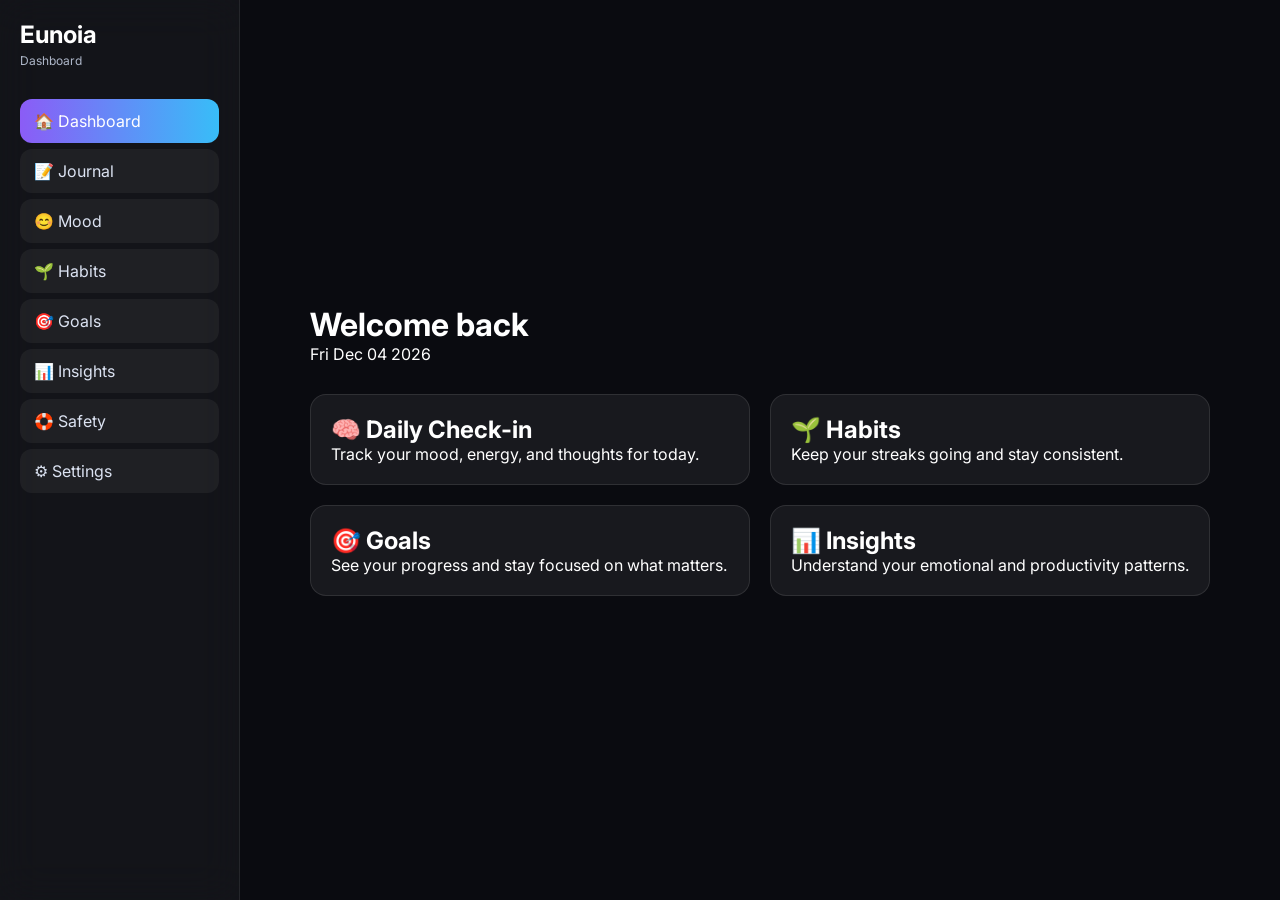
<file: dashboard.html>
<!DOCTYPE html>
<html lang="en">

<head>

    <meta charset="UTF-8">
    <meta name="viewport" content="width=device-width, initial-scale=1.0">

    <title>Eunoia | Dashboard</title>

    <link rel="stylesheet" href="css/style.css">
    <link rel="stylesheet" href="css/dashboard.css">

    <link href="https://fonts.googleapis.com/css2?family=Inter:wght@300;400;500;600;700&display=swap" rel="stylesheet">

</head>

<body class="dashboard-body">

<!-- ==========================
     SIDEBAR
========================== -->

<div class="sidebar">

    <div class="brand">

        <h2>Eunoia</h2>
        <span>Dashboard</span>

    </div>

    <nav class="sidebar-nav">

        <a class="active" href="dashboard.html">🏠 Dashboard</a>
        <a href="journal.html">📝 Journal</a>
        <a href="mood.html">😊 Mood</a>
        <a href="habits.html">🌱 Habits</a>
        <a href="goals.html">🎯 Goals</a>
        <a href="insights.html">📊 Insights</a>
        <a href="safety.html">🛟 Safety</a>
        <a href="settings.html">⚙ Settings</a>

    </nav>

</div>

<!-- ==========================
     MAIN CONTENT
========================== -->

<div class="content">

    <header>

        <h1>Welcome back</h1>

        <p id="currentDate"></p>

    </header>

    <!-- ==========================
         DASHBOARD GRID
    ========================== -->

    <section class="grid">

        <div class="card">

            <h2>🧠 Daily Check-in</h2>

            <p>Track your mood, energy, and thoughts for today.</p>

        </div>

        <div class="card">

            <h2>🌱 Habits</h2>

            <p>Keep your streaks going and stay consistent.</p>

        </div>

        <div class="card">

            <h2>🎯 Goals</h2>

            <p>See your progress and stay focused on what matters.</p>

        </div>

        <div class="card">

            <h2>📊 Insights</h2>

            <p>Understand your emotional and productivity patterns.</p>

        </div>

    </section>

</div>

<!-- ==========================
     DATE SCRIPT
========================== -->

<script>

    document.getElementById("currentDate").textContent =
        new Date().toDateString();

</script>

</body>

</html>
</file>
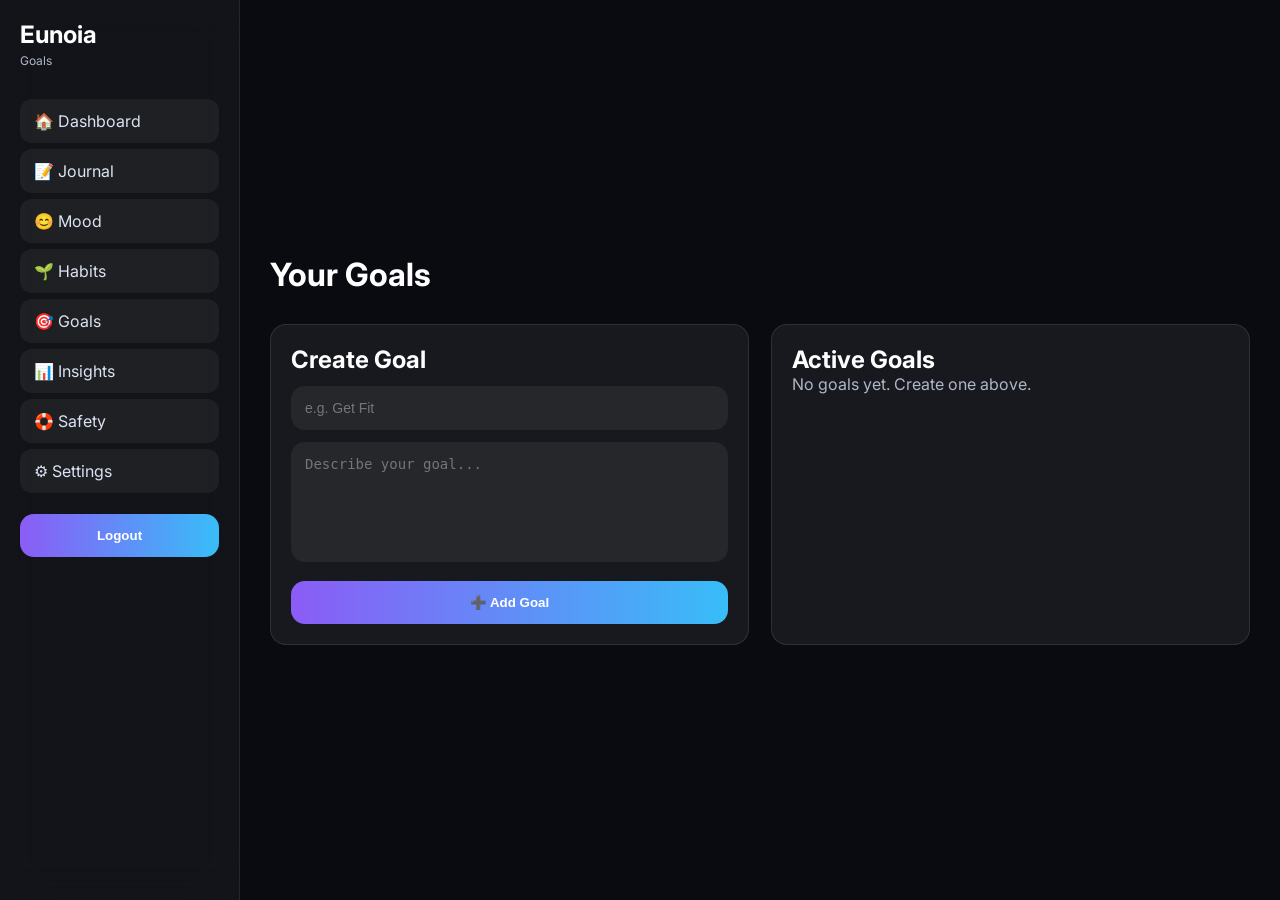
<file: goals.html>
<!DOCTYPE html>
<html lang="en">

<head>

    <meta charset="UTF-8">
    <meta name="viewport" content="width=device-width, initial-scale=1.0">

    <title>Eunoia | Goals</title>

    <link rel="stylesheet" href="css/style.css">
    <link rel="stylesheet" href="css/dashboard.css">
    <link rel="stylesheet" href="css/goals.css">

    <link href="https://fonts.googleapis.com/css2?family=Inter:wght@300;400;500;600;700&display=swap" rel="stylesheet">

</head>

<body class="dashboard-body">

<div class="sidebar">

    <div class="brand">

        <h2>Eunoia</h2>
        <span>Goals</span>

    </div>

 <nav class="sidebar-nav">

    <a href="dashboard.html">🏠 Dashboard</a>
    <a href="journal.html">📝 Journal</a>
    <a href="mood.html">😊 Mood</a>
    <a href="habits.html">🌱 Habits</a>
    <a href="goals.html">🎯 Goals</a>
    <a href="insights.html">📊 Insights</a>
    <a href="safety.html">🛟 Safety</a>
    <a href="settings.html">⚙ Settings</a>

</nav>

    <button id="logoutBtn" class="logout">Logout</button>

</div>

<div class="content">

<header>

    <h1>Your Goals</h1>
    <p id="currentDate"></p>

</header>

<section class="goals-grid">

    <!-- Create Goal -->
    <div class="card">

        <h2>Create Goal</h2>

        <input id="goalTitle" type="text" placeholder="e.g. Get Fit">

        <textarea id="goalDesc" placeholder="Describe your goal..."></textarea>

        <button id="addGoalBtn">➕ Add Goal</button>

    </div>

    <!-- Goals List -->
    <div class="card">

        <h2>Active Goals</h2>

        <div id="goalsList"></div>

    </div>

</section>

</div>

<script src="js/app.js"></script>
<script src="js/storage.js"></script>
<script src="js/goals.js"></script>

</body>

</html>
</file>
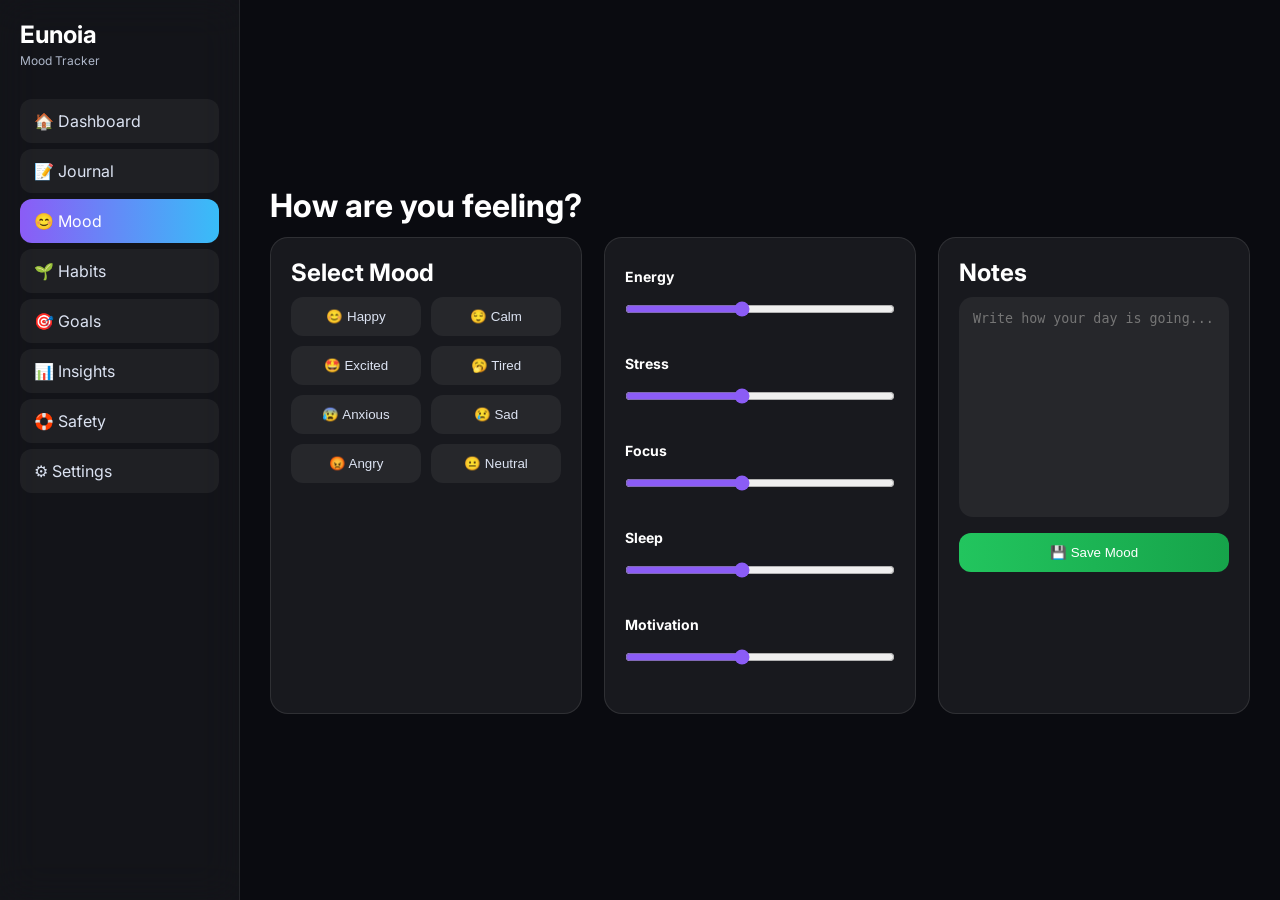
<file: mood.html>
<!DOCTYPE html>
<html lang="en">

<head>

    <meta charset="UTF-8">
    <meta name="viewport" content="width=device-width, initial-scale=1.0">

    <title>Eunoia | Mood Tracker</title>

    <link rel="stylesheet" href="css/style.css">
    <link rel="stylesheet" href="css/dashboard.css">
    <link rel="stylesheet" href="css/mood.css">

    <link href="https://fonts.googleapis.com/css2?family=Inter:wght@300;400;500;600;700&display=swap" rel="stylesheet">

</head>

<body class="dashboard-body">

<div class="sidebar">

    <div class="brand">

        <h2>Eunoia</h2>
        <span>Mood Tracker</span>

    </div>

    <nav class="sidebar-nav">

        <a href="dashboard.html">🏠 Dashboard</a>
        <a href="journal.html">📝 Journal</a>
        <a class="active" href="mood.html">😊 Mood</a>
        <a href="habits.html">🌱 Habits</a>
        <a href="goals.html">🎯 Goals</a>
        <a href="insights.html">📊 Insights</a>
        <a href="safety.html">🛟 Safety</a>
        <a href="settings.html">⚙ Settings</a>

    </nav>

</div>

<div class="content">

<header>

    <h1>How are you feeling?</h1>
    <p id="currentDate"></p>

</header>

<section class="mood-grid">

    <!-- Mood Selector -->
    <div class="card mood-selector">

        <h2>Select Mood</h2>

        <div class="moods">

            <button data-mood="Happy">😊 Happy</button>
            <button data-mood="Calm">😌 Calm</button>
            <button data-mood="Excited">🤩 Excited</button>
            <button data-mood="Tired">🥱 Tired</button>
            <button data-mood="Anxious">😰 Anxious</button>
            <button data-mood="Sad">😢 Sad</button>
            <button data-mood="Angry">😡 Angry</button>
            <button data-mood="Neutral">😐 Neutral</button>

        </div>

    </div>

    <!-- Sliders -->
    <div class="card sliders">

        <h2>Energy</h2>
        <input type="range" id="energy" min="0" max="10">

        <h2>Stress</h2>
        <input type="range" id="stress" min="0" max="10">

        <h2>Focus</h2>
        <input type="range" id="focus" min="0" max="10">

        <h2>Sleep</h2>
        <input type="range" id="sleep" min="0" max="10">

        <h2>Motivation</h2>
        <input type="range" id="motivation" min="0" max="10">

    </div>

    <!-- Notes -->
    <div class="card notes">

        <h2>Notes</h2>

        <textarea id="moodNotes" placeholder="Write how your day is going..."></textarea>

        <button id="saveMood">💾 Save Mood</button>

    </div>

</section>

</div>

<script src="js/app.js"></script>
<script src="js/storage.js"></script>
<script src="js/mood.js"></script>

</body>

</html>
</file>
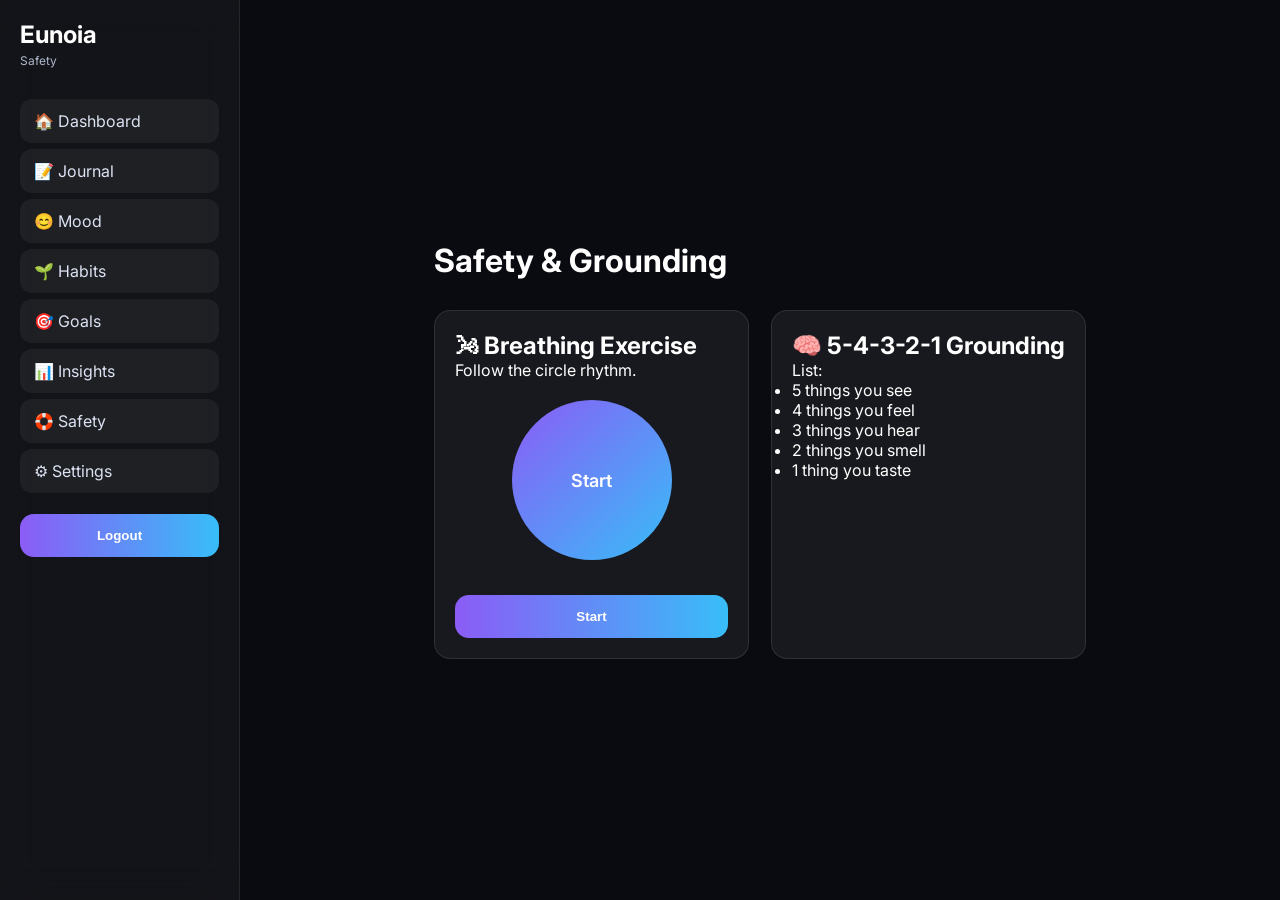
<file: safety.html>
<!DOCTYPE html>
<html lang="en">

<head>

    <meta charset="UTF-8">
    <meta name="viewport" content="width=device-width, initial-scale=1.0">

    <title>Eunoia | Safety</title>

    <link rel="stylesheet" href="css/style.css">
    <link rel="stylesheet" href="css/dashboard.css">
    <link rel="stylesheet" href="css/safety.css">

    <link href="https://fonts.googleapis.com/css2?family=Inter:wght@300;400;500;600;700&display=swap" rel="stylesheet">

</head>

<body class="dashboard-body">

<div class="sidebar">

    <div class="brand">

        <h2>Eunoia</h2>
        <span>Safety</span>

    </div>

  <nav class="sidebar-nav">

    <a href="dashboard.html">🏠 Dashboard</a>
    <a href="journal.html">📝 Journal</a>
    <a href="mood.html">😊 Mood</a>
    <a href="habits.html">🌱 Habits</a>
    <a href="goals.html">🎯 Goals</a>
    <a href="insights.html">📊 Insights</a>
    <a href="safety.html">🛟 Safety</a>
    <a href="settings.html">⚙ Settings</a>

</nav>

    <button id="logoutBtn" class="logout">Logout</button>

</div>

<div class="content">

<header>

    <h1>Safety & Grounding</h1>
    <p id="currentDate"></p>

</header>

<section class="safety-grid">

    <!-- Breathing -->
    <div class="card">

        <h2>🌬 Breathing Exercise</h2>

        <p>Follow the circle rhythm.</p>

        <div id="breathingBox" class="breathing-box">Start</div>

        <button id="startBreathing">Start</button>

    </div>

    <!-- Grounding -->
    <div class="card">

        <h2>🧠 5-4-3-2-1 Grounding</h2>

        <p>List:</p>

        <ul>

            <li>5 things you see</li>
            <li>4 things you feel</li>
            <li>3 things you hear</li>
            <li>2 things you smell</li>
            <li>1 thing you taste</li>

        </ul>

    </div>

</section>

</div>

<script src="js/app.js"></script>
<script src="js/safety.js"></script>

</body>

</html>
</file>
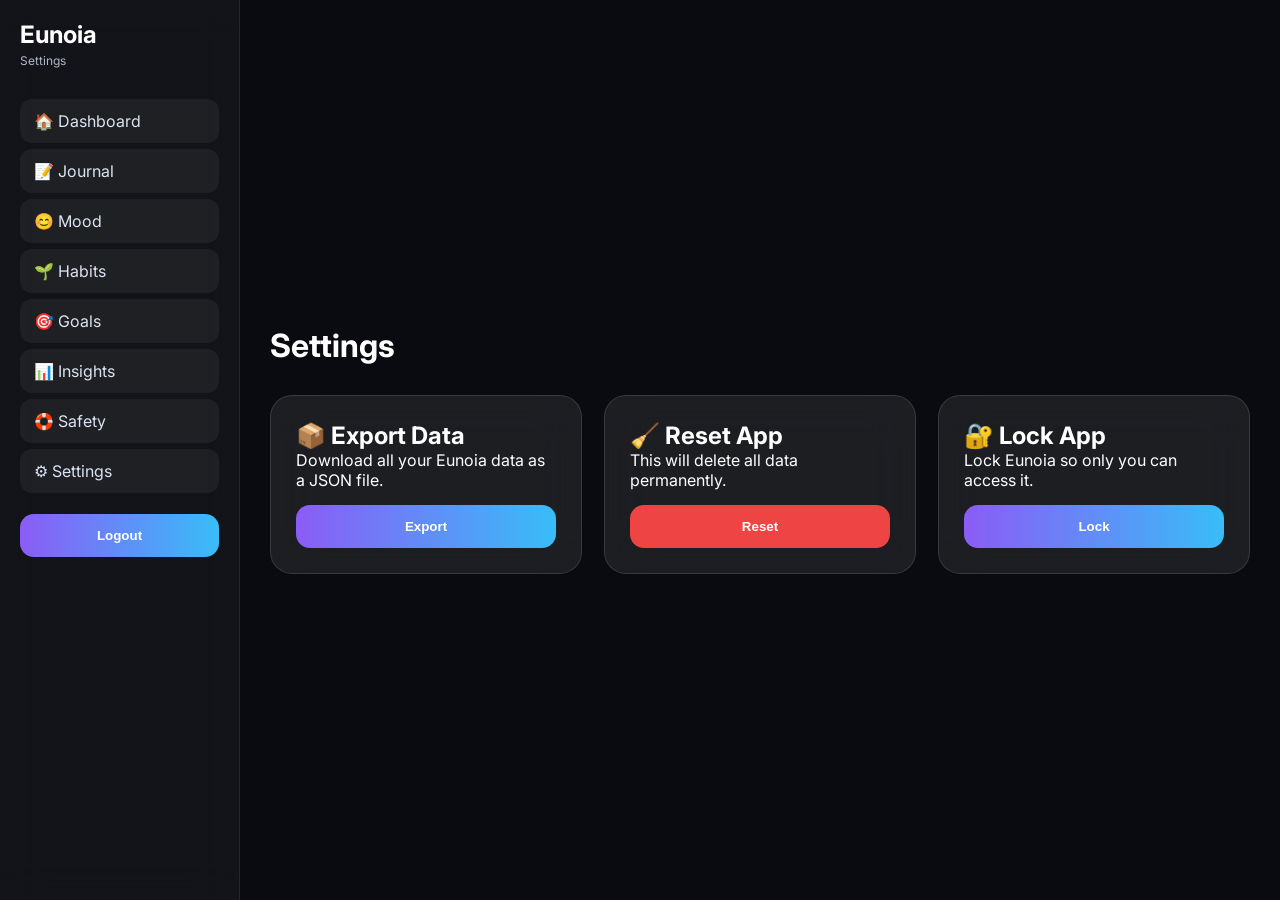
<file: settings.html>
<!DOCTYPE html>
<html lang="en">

<head>

    <meta charset="UTF-8">
    <meta name="viewport" content="width=device-width, initial-scale=1.0">

    <title>Eunoia | Settings</title>

    <link rel="stylesheet" href="css/style.css">
    <link rel="stylesheet" href="css/dashboard.css">
    <link rel="stylesheet" href="css/settings.css">

    <link href="https://fonts.googleapis.com/css2?family=Inter:wght@300;400;500;600;700&display=swap" rel="stylesheet">

</head>

<body class="dashboard-body">

<div class="sidebar">

    <div class="brand">

        <h2>Eunoia</h2>
        <span>Settings</span>

    </div>

<nav class="sidebar-nav">

    <a href="dashboard.html">🏠 Dashboard</a>
    <a href="journal.html">📝 Journal</a>
    <a href="mood.html">😊 Mood</a>
    <a href="habits.html">🌱 Habits</a>
    <a href="goals.html">🎯 Goals</a>
    <a href="insights.html">📊 Insights</a>
    <a href="safety.html">🛟 Safety</a>
    <a href="settings.html">⚙ Settings</a>

</nav>

    <button id="logoutBtn" class="logout">Logout</button>

</div>

<div class="content">

<header>

    <h1>Settings</h1>
    <p id="currentDate"></p>

</header>

<section class="settings-grid">

    <!-- Export -->
    <div class="card">

        <h2>📦 Export Data</h2>

        <p>Download all your Eunoia data as a JSON file.</p>

        <button id="exportBtn">Export</button>

    </div>

    <!-- Reset -->
    <div class="card">

        <h2>🧹 Reset App</h2>

        <p>This will delete all data permanently.</p>

        <button id="resetBtn" style="background:#ef4444">Reset</button>

    </div>

    <!-- Lock -->
    <div class="card">

        <h2>🔐 Lock App</h2>

        <p>Lock Eunoia so only you can access it.</p>

        <button id="lockBtn">Lock</button>

    </div>

</section>

</div>

<script src="js/app.js"></script>
<script src="js/storage.js"></script>
<script src="js/settings.js"></script>

</body>

</html>
</file>
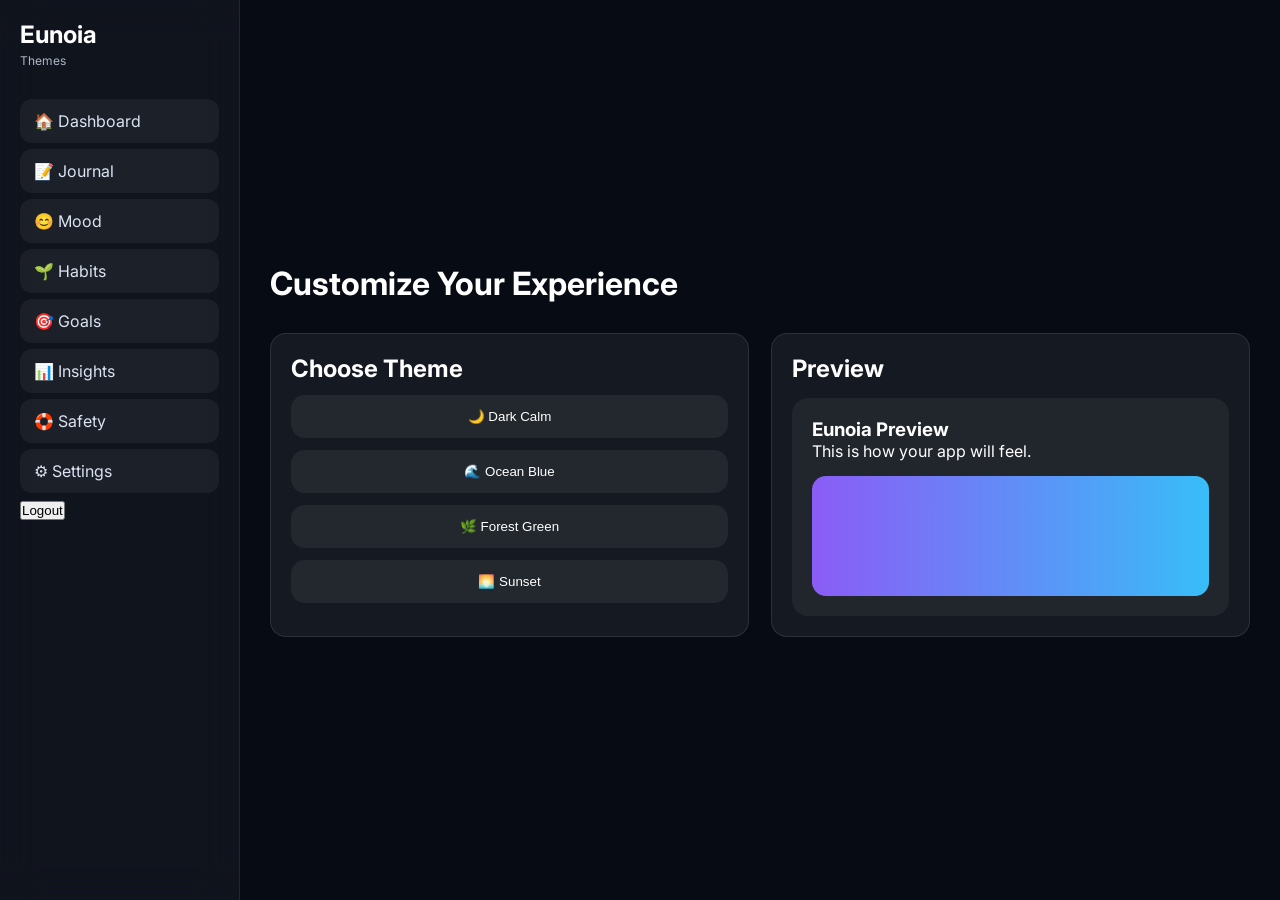
<file: themes.html>
<!DOCTYPE html>
<html lang="en">

<head>

    <meta charset="UTF-8">
    <meta name="viewport" content="width=device-width, initial-scale=1.0">

    <title>Eunoia | Themes</title>

    <link rel="stylesheet" href="css/style.css">
    <link rel="stylesheet" href="css/dashboard.css">
    <link rel="stylesheet" href="css/themes.css">

    <link href="https://fonts.googleapis.com/css2?family=Inter:wght@300;400;500;600;700&display=swap" rel="stylesheet">

</head>

<body class="dashboard-body">

<div class="sidebar">

    <div class="brand">

        <h2>Eunoia</h2>
        <span>Themes</span>

    </div>

<nav class="sidebar-nav">

    <a href="dashboard.html">🏠 Dashboard</a>
    <a href="journal.html">📝 Journal</a>
    <a href="mood.html">😊 Mood</a>
    <a href="habits.html">🌱 Habits</a>
    <a href="goals.html">🎯 Goals</a>
    <a href="insights.html">📊 Insights</a>
    <a href="safety.html">🛟 Safety</a>
    <a href="settings.html">⚙ Settings</a>

</nav>

    <button id="logoutBtn" class="logout">Logout</button>

</div>

<div class="content">

<header>

    <h1>Customize Your Experience</h1>
    <p id="currentDate"></p>

</header>

<section class="themes-grid">

    <div class="card">

        <h2>Choose Theme</h2>

        <button class="theme-btn" data-theme="theme-dark">🌙 Dark Calm</button>
        <button class="theme-btn" data-theme="theme-ocean">🌊 Ocean Blue</button>
        <button class="theme-btn" data-theme="theme-forest">🌿 Forest Green</button>
        <button class="theme-btn" data-theme="theme-sunset">🌅 Sunset</button>

    </div>

    <div class="card">

        <h2>Preview</h2>

        <div class="preview-box">

            <h3>Eunoia Preview</h3>
            <p>This is how your app will feel.</p>

            <div class="preview-card"></div>

        </div>

    </div>

</section>

</div>

<script src="js/app.js"></script>
<script src="js/themes.js"></script>

</body>

</html>
</file>
<file: css/style.css>
/* ========================================
   EUNOIA - STYLE.CSS
   Version 0.1 Alpha
======================================== */
/* ==========================================
   LOGIN REDESIGN (EUNOIA PREMIUM UI)
========================================== */

.login-body{

    margin:0;

    font-family:Inter, sans-serif;

    background:#0a0b10;

    color:white;

    overflow:hidden;

}

/* soft glowing background */
.login-bg{

    position:absolute;

    width:100%;

    height:100%;

    background:
        radial-gradient(circle at 20% 20%, rgba(139,92,246,0.25), transparent 40%),
        radial-gradient(circle at 80% 60%, rgba(56,189,248,0.25), transparent 40%);

    filter:blur(60px);

}

/* layout */
.login-wrapper{

    position:relative;

    display:flex;

    height:100vh;

}

/* LEFT SIDE */
.login-left{

    flex:1;

    display:flex;

    flex-direction:column;

    justify-content:center;

    padding:80px;

}

.login-left h1{

    font-size:64px;

    margin:0;

}

.tagline{

    font-size:18px;

    color:#AEB7C9;

    margin-top:10px;

    max-width:400px;

}

.quote{

    margin-top:40px;

    font-style:italic;

    color:#8B5CF6;

}

/* RIGHT SIDE */
.login-right{

    flex:1;

    display:flex;

    align-items:center;

    justify-content:center;

}

/* CARD */
.login-card{

    width:340px;

    padding:28px;

    border-radius:18px;

    background:rgba(255,255,255,.06);

    border:1px solid rgba(255,255,255,.12);

    backdrop-filter:blur(20px);

}

.login-card h2{

    margin:0;

}

.sub{

    color:#AEB7C9;

    font-size:13px;

    margin-bottom:12px;

}

/* INPUTS */
.login-card input{

    width:100%;

    padding:12px;

    margin:8px 0;

    border:none;

    border-radius:12px;

    background:rgba(255,255,255,.06);

    color:white;

    outline:none;

}

/* BUTTONS */
.login-card button{

    width:100%;

    padding:12px;

    margin-top:10px;

    border:none;

    border-radius:12px;

    cursor:pointer;

    background:linear-gradient(90deg,#8B5CF6,#38BDF8);

    color:white;

    font-weight:600;

    transition:.2s;

}

.login-card button:hover{

    transform:translateY(-2px);

}

/* GOOGLE */
.google-btn{

    background:white !important;

    color:black !important;

}

/* DIVIDER */
.divider{

    text-align:center;

    margin:12px 0;

    color:#666;

    font-size:12px;

}

/* RESPONSIVE */
@media(max-width:900px){

.login-wrapper{

    flex-direction:column;

}

.login-left{

    display:none;

}

}
*{
    margin:0;
    padding:0;
    box-sizing:border-box;
}

:root{

    --bg:#070B14;
    --bg2:#111827;

    --card:rgba(255,255,255,0.08);

    --border:rgba(255,255,255,0.15);

    --text:#ffffff;
    --sub:#b9c0cf;

    --primary:#8B5CF6;
    --secondary:#38BDF8;

    --success:#22c55e;
    --danger:#ef4444;

    --radius:22px;

}

body{

    font-family:'Inter',sans-serif;

    background:linear-gradient(135deg,#070B14,#111827,#1E293B);

    color:var(--text);

    min-height:100vh;

    overflow:hidden;

    display:flex;

    justify-content:center;

    align-items:center;

    position:relative;

}

/* ==========================
   Animated Background
========================== */

.background{

    position:absolute;

    width:100%;

    height:100%;

    overflow:hidden;

}

.blob{

    position:absolute;

    border-radius:50%;

    filter:blur(90px);

    opacity:.55;

    animation:float 14s ease-in-out infinite;

}

.blob1{

    width:420px;
    height:420px;

    background:#8B5CF6;

    top:-120px;
    left:-120px;

}

.blob2{

    width:380px;
    height:380px;

    background:#38BDF8;

    bottom:-120px;
    right:-100px;

    animation-delay:3s;

}

.blob3{

    width:300px;
    height:300px;

    background:#9333EA;

    left:45%;

    top:55%;

    animation-delay:6s;

}

@keyframes float{

0%{
transform:translateY(0px) scale(1);
}

50%{
transform:translateY(-35px) scale(1.08);
}

100%{
transform:translateY(0px) scale(1);
}

}

/* ==========================
   Login Layout
========================== */

.login-container{

    width:100%;

    max-width:460px;

    padding:20px;

    position:relative;

    z-index:5;

}

.logo{

    text-align:center;

    margin-bottom:35px;

}

.logo h1{

    font-size:56px;

    font-weight:700;

    letter-spacing:2px;

    background:linear-gradient(
        90deg,
        var(--primary),
        var(--secondary)
    );

    -webkit-background-clip:text;

    -webkit-text-fill-color:transparent;

}

.logo p{

    color:var(--sub);

    margin-top:8px;

}

/* ==========================
   Card
========================== */

.login-card{

    background:var(--card);

    border:1px solid var(--border);

    backdrop-filter:blur(25px);

    border-radius:var(--radius);

    padding:40px;

    box-shadow:
        0 15px 50px rgba(0,0,0,.35);

}

.login-card h2{

    font-size:28px;

    margin-bottom:10px;

}

.subtitle{

    color:var(--sub);

    margin-bottom:25px;

}

/* ==========================
   Input
========================== */

.input-group{

    position:relative;

}

input{

    width:100%;

    padding:16px 55px 16px 18px;

    border:none;

    border-radius:14px;

    background:rgba(255,255,255,.08);

    color:white;

    font-size:15px;

    outline:none;

    transition:.3s;

}

input:focus{

    border:1px solid var(--primary);

    box-shadow:0 0 20px rgba(139,92,246,.35);

}

.toggle-password{

    position:absolute;

    right:12px;

    top:50%;

    transform:translateY(-50%);

    background:none;

    border:none;

    color:white;

    cursor:pointer;

    font-size:18px;

}

/* ==========================
   Unlock Button
========================== */

.unlock-btn{

    width:100%;

    margin-top:22px;

    padding:16px;

    border:none;

    border-radius:14px;

    cursor:pointer;

    font-size:16px;

    font-weight:600;

    color:white;

    background:linear-gradient(
        90deg,
        var(--primary),
        var(--secondary)
    );

    transition:.3s;

}

.unlock-btn:hover{

    transform:translateY(-2px);

    box-shadow:0 10px 30px rgba(56,189,248,.35);

}

/* ==========================
   Footer
========================== */

.footer{

    margin-top:22px;

    text-align:center;

    color:var(--sub);

    font-size:13px;

}

/* ==========================
   Message
========================== */

.message{

    margin-top:16px;

    text-align:center;

    min-height:22px;

    color:#ff9090;

}

/* ==========================
   Responsive
========================== */

@media(max-width:600px){

.login-card{

padding:30px 22px;

}

.logo h1{

font-size:42px;

}

}
</file>
<file: css/dashboard.css>
/* ==========================================
   EUNOIA DASHBOARD STYLES
========================================== */

body{

    margin:0;

    font-family:Inter, sans-serif;

    background:#0a0b10;

    color:#fff;

}

/* ==========================
   SIDEBAR
========================== */

.sidebar{

    position:fixed;

    left:0;

    top:0;

    width:240px;

    height:100vh;

    background:rgba(255,255,255,.04);

    backdrop-filter:blur(20px);

    border-right:1px solid rgba(255,255,255,.08);

    padding:20px;

}

.brand h2{

    margin:0;

}

.brand span{

    font-size:12px;

    color:#AEB7C9;

}

/* ==========================
   NAVIGATION (FIXED CLICK ISSUE)
========================== */

.sidebar-nav{

    margin-top:30px;

}

.sidebar-nav a{

    display:block;

    padding:12px 14px;

    margin:6px 0;

    border-radius:12px;

    text-decoration:none;

    color:#DCE3F2;

    background:rgba(255,255,255,.05);

    transition:.2s;

}

.sidebar-nav a:hover{

    background:rgba(255,255,255,.12);

    transform:translateX(4px);

}

.sidebar-nav a.active{

    background:linear-gradient(90deg,#8B5CF6,#38BDF8);

    color:white;

}

/* ==========================
   CONTENT AREA
========================== */

.content{

    margin-left:240px;

    padding:30px;

}

/* ==========================
   GRID CARDS
========================== */

.grid{

    display:grid;

    grid-template-columns:repeat(2,1fr);

    gap:20px;

    margin-top:30px;

}

.card{

    background:rgba(255,255,255,.06);

    border:1px solid rgba(255,255,255,.1);

    padding:20px;

    border-radius:16px;

    transition:.2s;

}

.card:hover{

    transform:translateY(-5px);

    background:rgba(255,255,255,.09);

}

/* ==========================
   RESPONSIVE
========================== */

@media(max-width:900px){

.sidebar{

    width:100%;

    height:auto;

    position:relative;

}

.content{

    margin-left:0;

}

.grid{

    grid-template-columns:1fr;

}

}
</file>
<file: css/goals.css>
/* ==========================================
   EUNOIA
   Goals Styles
   Version 0.2 Alpha
========================================== */

.goals-grid{

    display:grid;

    grid-template-columns:1fr 1fr;

    gap:22px;

    margin-top:30px;

}

/* ==========================
   Inputs
========================== */

input, textarea{

    width:100%;

    margin-top:12px;

    padding:14px;

    border:none;

    border-radius:14px;

    background:rgba(255,255,255,.06);

    color:white;

    outline:none;

    font-size:14px;

}

textarea{

    height:120px;

    resize:none;

}

/* ==========================
   Button
========================== */

button{

    margin-top:15px;

    width:100%;

    padding:14px;

    border:none;

    border-radius:14px;

    cursor:pointer;

    background:linear-gradient(
        90deg,
        #8B5CF6,
        #38BDF8
    );

    color:white;

    font-weight:600;

    transition:.3s;

}

button:hover{

    transform:translateY(-3px);

}

/* ==========================
   Goal Items
========================== */

.goal-item{

    padding:16px;

    margin-bottom:12px;

    border-radius:14px;

    background:rgba(255,255,255,.06);

    border:1px solid rgba(255,255,255,.12);

    transition:.2s;

}

.goal-item:hover{

    transform:translateX(5px);

}

.goal-title{

    font-weight:600;

    margin-bottom:6px;

}

.goal-desc{

    color:#B9C0CF;

    font-size:14px;

    margin-bottom:10px;

}

.goal-actions{

    display:flex;

    justify-content:space-between;

    align-items:center;

}

.progress-bar{

    width:100%;

    height:8px;

    background:rgba(255,255,255,.08);

    border-radius:999px;

    overflow:hidden;

    margin-top:10px;

}

.progress{

    height:100%;

    width:0%;

    background:linear-gradient(
        90deg,
        #22C55E,
        #16A34A
    );

}

/* ==========================
   Responsive
========================== */

@media(max-width:900px){

.goals-grid{

    grid-template-columns:1fr;

}

}
</file>
<file: css/mood.css>
/* ==========================================
   EUNOIA MOOD SYSTEM (FIXED LAYOUT)
========================================== */

.mood-grid{

    display:grid;

    grid-template-columns:1fr 1fr 1fr;

    gap:22px;

    margin-top:12px; /* FIXED (was too large) */

}

/* ==========================
   CARD BASE
========================== */

.card{

    background:rgba(255,255,255,.06);

    border:1px solid rgba(255,255,255,.1);

    border-radius:18px;

    padding:20px;

}

/* ==========================
   MOOD BUTTONS
========================== */

.moods{

    display:grid;

    grid-template-columns:1fr 1fr;

    gap:10px;

    margin-top:10px;

}

.moods button{

    padding:12px;

    border:none;

    border-radius:12px;

    cursor:pointer;

    background:rgba(255,255,255,.06);

    color:#DCE3F2;

    transition:.2s;

}

.moods button:hover{

    transform:translateY(-2px);

    background:rgba(255,255,255,.12);

}

.moods button.active-mood{

    background:linear-gradient(90deg,#8B5CF6,#38BDF8);

    color:white;

}

/* ==========================
   SLIDERS
========================== */

.sliders input[type="range"]{

    width:100%;

    margin-bottom:12px;

    accent-color:#8B5CF6;

}

.sliders h2{

    font-size:14px;

    margin-top:10px;

}

/* ==========================
   NOTES
========================== */

.notes textarea{

    width:100%;

    height:220px;

    margin-top:10px;

    border:none;

    border-radius:14px;

    padding:14px;

    background:rgba(255,255,255,.06);

    color:white;

    resize:none;

    outline:none;

}

.notes button{

    width:100%;

    margin-top:12px;

    padding:12px;

    border:none;

    border-radius:12px;

    cursor:pointer;

    background:linear-gradient(90deg,#22C55E,#16A34A);

    color:white;

}

/* ==========================
   RESPONSIVE
========================== */

@media(max-width:1000px){

.mood-grid{

    grid-template-columns:1fr;

}

}
</file>
<file: css/safety.css>
/* ==========================================
   EUNOIA
   Safety Styles
   Version 0.2 Alpha
========================================== */

.safety-grid{

    display:grid;

    grid-template-columns:1fr 1fr;

    gap:22px;

    margin-top:30px;

}

/* ==========================
   Breathing Box
========================== */

.breathing-box{

    width:160px;

    height:160px;

    margin:20px auto;

    border-radius:50%;

    background:linear-gradient(135deg,#8B5CF6,#38BDF8);

    display:flex;

    align-items:center;

    justify-content:center;

    color:white;

    font-weight:600;

    font-size:18px;

    transition:all 4s ease-in-out;

}

/* breathing animation states */
.breathing-in{

    transform:scale(1.4);

}

.breathing-out{

    transform:scale(0.9);

}

/* ==========================
   Button
========================== */

button{

    width:100%;

    margin-top:15px;

    padding:14px;

    border:none;

    border-radius:14px;

    cursor:pointer;

    background:linear-gradient(
        90deg,
        #8B5CF6,
        #38BDF8
    );

    color:white;

    font-weight:600;

}

/* ==========================
   Responsive
========================== */

@media(max-width:900px){

.safety-grid{

    grid-template-columns:1fr;

}

}
</file>
<file: css/settings.css>
/* ==========================================
   EUNOIA
   Settings System
   Version 0.2 Alpha
========================================== */

.settings-grid{

    display:grid;

    grid-template-columns:repeat(3,1fr);

    gap:22px;

    margin-top:30px;

}

/* ==========================
   Cards
========================== */

.card{

    background:rgba(255,255,255,.08);

    backdrop-filter:blur(24px);

    border:1px solid rgba(255,255,255,.12);

    border-radius:22px;

    padding:25px;

}

/* ==========================
   Buttons
========================== */

button{

    margin-top:15px;

    width:100%;

    padding:14px;

    border:none;

    border-radius:14px;

    cursor:pointer;

    background:linear-gradient(
        90deg,
        #8B5CF6,
        #38BDF8
    );

    color:white;

    font-weight:600;

    transition:.3s;

}

button:hover{

    transform:translateY(-3px);

}

/* ==========================
   Responsive
========================== */

@media(max-width:1000px){

.settings-grid{

    grid-template-columns:1fr;

}

}
</file>
<file: css/themes.css>
/* ==========================================
   EUNOIA
   Theme System
   Version 0.2 Alpha
========================================== */

.themes-grid{

    display:grid;

    grid-template-columns:1fr 1fr;

    gap:22px;

    margin-top:30px;

}

/* ==========================
   Theme Buttons
========================== */

.theme-btn{

    width:100%;

    margin-top:12px;

    padding:14px;

    border:none;

    border-radius:14px;

    cursor:pointer;

    background:rgba(255,255,255,.06);

    color:white;

    font-weight:500;

    transition:.25s;

}

.theme-btn:hover{

    transform:translateY(-3px);

    background:rgba(255,255,255,.12);

}

/* ==========================
   Preview Box
========================== */

.preview-box{

    margin-top:15px;

    padding:20px;

    border-radius:16px;

    background:rgba(255,255,255,.05);

}

.preview-card{

    margin-top:15px;

    height:120px;

    border-radius:14px;

    background:linear-gradient(90deg,#8B5CF6,#38BDF8);

}

/* ==========================
   Themes (global overrides)
========================== */

.theme-dark{

    --bg:#0a0b10;

}

.theme-ocean{

    --bg:#071a2f;

}

.theme-forest{

    --bg:#062a1b;

}

.theme-sunset{

    --bg:#2a0f1f;

}

/* Apply background */
body{

    background:var(--bg,#0a0b10);

}

/* ==========================
   Responsive
========================== */

@media(max-width:900px){

.themes-grid{

    grid-template-columns:1fr;

}

}
</file>
